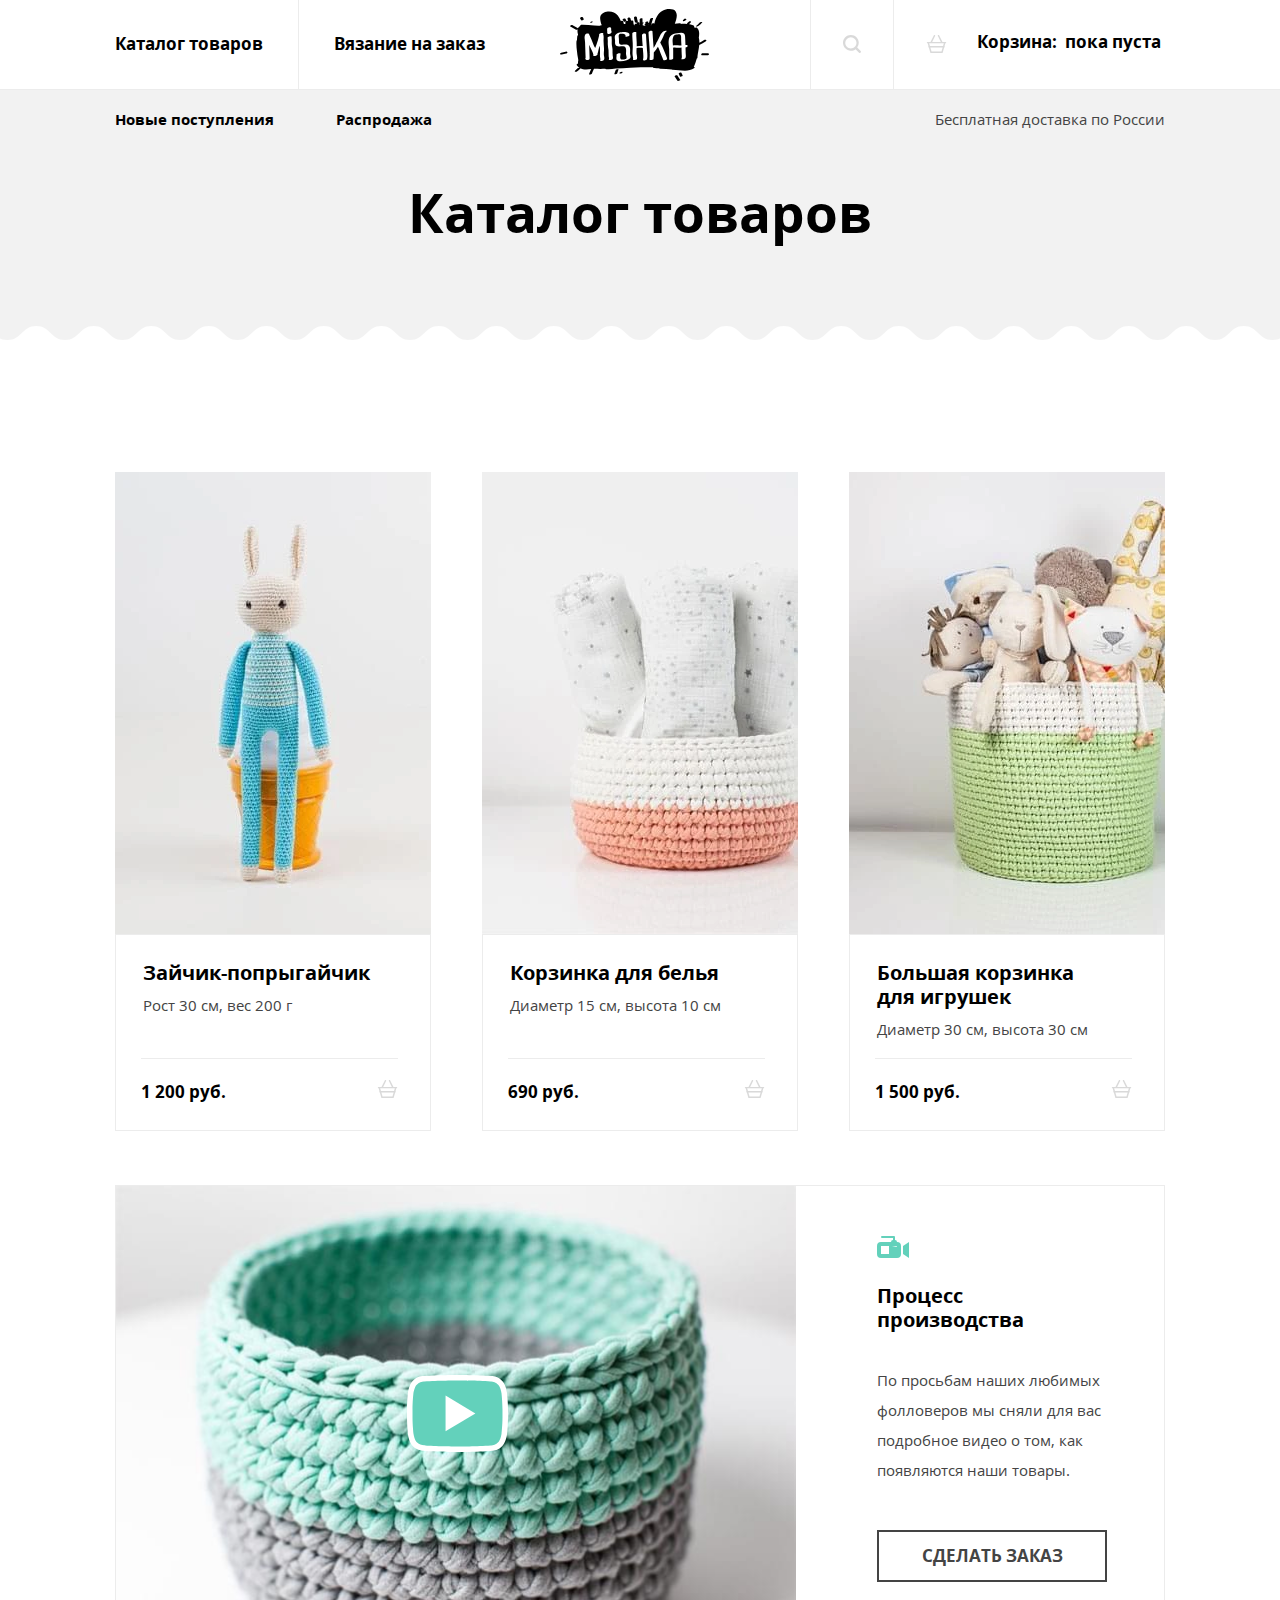
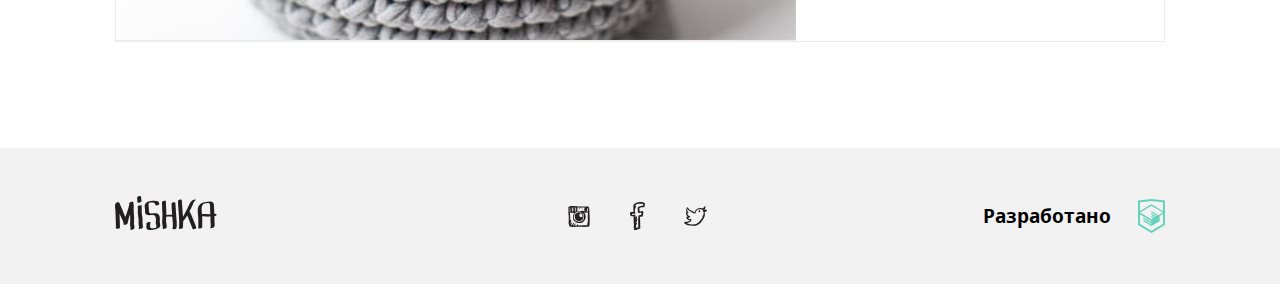
<file: catalog.html>
<!DOCTYPE html>
<html lang="ru">
  <head>
    <meta charset="utf-8">
    <title>Каталог товаров интернет-магазина «Мишка»</title>
    <meta name="viewport" content="width=device-width,initial-scale=1">
    <meta name="format-detection" content="telephone=no">
    <link rel="preload" href="fonts/opensans.woff2" as="font">
    <link rel="preload" href="fonts/opensansbold.woff2" as="font">
    <link href="css/style.min.css" rel="stylesheet">
  </head>
  <body class="page">
    <div style="display:none">
      <svg xmlns="http://www.w3.org/2000/svg" xmlns:xlink="http://www.w3.org/1999/xlink"><symbol id="facebook" viewBox="56.519 49.996 14.962 27.718"><path fill="currentColor" d="M68.181 55.188c1.026.029 1.993 0 2.681-.3.391-.818.556-1.854.619-2.989-.19-.015-.062-.337-.207-.399-.029-.202-.278-.195-.309-.398-.277-.165-.457-.422-.723-.598-.727-.162-1.44-.335-2.164-.499-.849.044-1.895-.103-2.58.1-2.619-.04-3.997 1.12-5.259 2.392-.023.078-.003.197-.105.199-.574 1.587-.125 3.621-.204 5.581.099.436.107.958.204 1.395-.998.296-2.212.387-3.402.499-.317.324-.178 1.089-.206 1.693.085.583.278 1.06.413 1.595.211.193.596.396.825.498.065.029.071.082.103.1.506.268 1.451.008 2.268.1-.136 1.978.256 3.915 0 5.68.007.327.295.382.208.798-.001.963-.067 1.99.208 2.69-.287.455-.497.982-.415 1.794.122.016.114.157.105.299-.075.47.643.175.515.698.162.456-.428.184-.413.498v.896c.53.285 1.462.182 2.268.199.908-.419 2.188-.479 2.785-1.196.459.235.916-.014 1.238-.199-.018-.315.273-.333.205-.698-.004-.328-.173-.496-.103-.896v-2.89c-.206-2.293-.048-4.938-.309-7.176.888-.105 1.917-.075 2.578-.398.357-.451.377-1.23.516-1.895.177-.226.221-.583.206-.996.19-.213.068-.729.104-1.096-.141-.595-.168-1.3-.825-1.39-.884-.235-2.043.595-2.991.299.049-1.134-.293-2.342 0-3.388.746-.181 1.446-.4 2.166-.602zm-3.818 4.783c.117.254.254.486.414.698.079.022.203.003.205.101a10.319 10.319 0 003.096-.299c0 .998-.271 1.733-.518 2.492-.662.045-1.467.3-1.958.198-.276.165-.372.506-.62.698-.049.441.142.495 0 .797-.201.137-.055.611-.205.796v1.496c.085.281-.146.258-.104.497v3.488c-.085.281.146.258.104.498v2.989c.063.271-.132.791.103.896-.07.364-.412-.021-.824.1-.528.122-.926.369-1.548.4.117-.353.32-.622.311-1.097.049-.381-.365-.312-.516-.49.193-.644.562-1.117.722-1.793.197-.515.714-1.298.31-1.794-.522-.105-.521.293-.826.398-.022.077-.002.196-.103.199-.023.077-.003.196-.103.199.01.12-.151.062 0 0 .022-.078.002-.197.103-.199.023-.077.002-.197.103-.199v-.299c.368-.575.67-1.214.826-1.993.191-.28.283-.656.412-.997.156-.262.34-.869.104-1.195-.517.033-.796.295-.93.697-.32-.189.161-.434.104-.697.138-.231.169-.566.309-.797.202-.413.564-1.304 0-1.596-.438-.023-.612.207-.723.498-.214.191-.43.383-.516.698-.373-.07-.143-.727-.206-1.097-.067-.52.122-.899 0-1.195-.56-.799-2.026-.105-3.197-.299-.108-.307-.222-.984-.104-1.195 1.045-.088 2.479.201 3.197-.199.024-.078.003-.197.104-.199.094-.723-.271-1-.515-1.396.232-.806.04-2.02.104-2.989.233-.141.328-.414.515-.598.112-.955.673-1.476.722-2.49-.273.001-.607-.055-.619.199-.302-.114-.382.479-.515.199-.112-.541.246-.626.309-.997.599-.418 1.212-.82 1.856-1.195 1.741-.244 4.648-.449 6.086.198.051.616-.287.854-.207 1.496h-1.546c-1.092.24-1.987.672-2.991.997-.24.066-.276.331-.516.398-.036.396-.225.646-.311.996-.079 1.431.133 2.589.102 3.978z"/></symbol><symbol id="htmlacademy"><path d="M13.62.017L13.472 0 0 1.412v24.661l13.473 8.017 13.43-7.99.042-.025V1.412L13.62.017zm11.399 12.11L13.495 5.334l-.001-.104-.087.05-.088-.056v.109L1.925 12.118V3.147l11.548-1.212L25.02 3.147v8.98zm-11.614-5.34L24.923 13.5l-4.479 2.64-7.093-4.221-.014 1.415 5.904 3.513-.86.507-5.03-2.992-.014 1.415 3.827 2.275-.782.523-3.031-1.787-.014 1.413 1.853 1.091-1.8 1.081-11.356-6.751 11.371-6.835zm-11.48 8.34l11.411 6.791.016 1.044-7.942-4.728-.015 1.416 7.979 4.795.018 1.076-7.973-4.74-.013 1.414 8.021 4.822.046.025 8.143-4.872-.011-5.177 3.415-2.036v10.021L13.472 31.85 1.925 24.979v-9.852z" fill="currentColor"/></symbol><symbol id="icon-cart" viewBox="264.205 370.961 20.294 18.849"><path d="M283.75 378.19h-3.151l-3.407-6.814a.75.75 0 10-1.341.671l3.071 6.143h-9.138l3.072-6.143a.75.75 0 00-1.341-.671l-3.407 6.814h-3.151a.75.75 0 000 1.5h.157l.855 2.991a.737.737 0 00-.316.595c0 .396.309.71.697.739l1.656 5.795h12.697l1.656-5.795a.745.745 0 00.698-.739.738.738 0 00-.316-.596l.854-2.991h.157a.75.75 0 10-.002-1.499zm-4.181 10.121h-10.433l-1.224-4.284h12.881l-1.224 4.284zm1.653-5.785h-13.739l-.81-2.836h15.359l-.81 2.836z" fill="currentColor"/></symbol><symbol id="icon-mail"><path fill="currentColor" d="M28 5H4a4 4 0 00-4 4v13a4 4 0 004 4h24a4 4 0 004-4V9a4 4 0 00-4-4zM2 10.25l6.999 5.25L2 20.75v-10.5zM30 22c0 1.104-.898 2-2 2H4c-1.103 0-2-.896-2-2l7.832-5.875 4.368 3.277a3 3 0 003.599 0l4.369-3.277L30 22zm0-1.25l-7-5.25 7-5.25v10.5zm-12.801-2.148c-.35.263-.763.4-1.199.4s-.851-.139-1.2-.4L10.665 15.5l-.833-.625L2 9.001V9c0-1.103.897-2 2-2h24c1.102 0 2 .897 2 2l-12.801 9.602z"/></symbol><symbol id="icon-phone"><g fill="currentColor"><path d="M17.321 24.333h-1.115c-4.904-.58-8.497-2.857-11.11-5.772C2.473 15.637.402 11.875 0 6.817V5.459c.091-.921.544-1.55 1.067-2.086.65-.666 1.63-1.522 2.522-1.553.659-.022 1.78.451 2.232 1.066.388.53.595 1.59.775 2.378.185.797.6 1.95.485 2.717-.176 1.196-1.764 1.703-2.231 2.572 1.551 3.721 4.089 6.456 7.472 8.345.847-.465 1.595-1.864 2.767-1.892.428-.012.972.209 1.406.34.477.143.891.326 1.311.484.705.266 1.957.621 2.378 1.213.433.61.681 1.608.581 2.231-.194 1.234-2.227 2.603-3.444 3.059zM12.529 1.528c5.949 0 10.771 4.822 10.771 10.771h1.529C24.829 5.507 19.323 0 12.529 0v1.528z"/><path d="M12.529 9.327v1.552a1.42 1.42 0 011.421 1.42h1.553a2.973 2.973 0 00-2.974-2.972zm0-3.081a6.054 6.054 0 016.056 6.054h1.588a7.642 7.642 0 00-7.644-7.641v1.587z"/></g></symbol><symbol id="icon-search" viewBox="-0.8 -0.8 17.6 17.6"><path d="M16.47 14.93l-3.415-3.415A7.67 7.67 0 0014.6 6.899C14.6 2.646 11.153-.8 6.9-.8S-.8 2.646-.8 6.899s3.446 7.7 7.699 7.7c1.734 0 3.326-.58 4.613-1.546l3.417 3.416c.203.202.418.33.771.33a1.1 1.1 0 001.1-1.1c0-.24-.061-.499-.33-.769zM1.399 6.899a5.5 5.5 0 1111 0c0 3.038-2.462 5.5-5.5 5.5s-5.5-2.461-5.5-5.5z" fill="currentColor"/></symbol><symbol id="instagram" viewBox="53.115 53.19 21.769 21.334"><path fill="currentColor" d="M74.881 65.336c-.013-2.395-.344-4.788-.303-7.135a37.854 37.854 0 00-.152-2.278c-.105-.3-.111-.699-.152-1.062-.26-.17-.222-.64-.456-.835-.423-.233-1.201-.114-1.744-.22-.657-.026-1.254-.115-1.899-.153-1.936-.101-3.973-.076-5.996-.076-2.001 0-3.954-.145-5.695-.379h-2.202c-.097.004-.105.098-.227.076-.599.034-1.077.188-1.595.303-.21.119-.421.235-.683.304-.136.192-.513.145-.607.379-.186.212.185.451 0 .607v.911c.173.13.027.58.075.835v.987c-.017 1.281.134 2.397.076 3.72.467 2.762.374 6.537.076 9.413.155.579.363 1.105.455 1.746.256.479.335 1.133.683 1.52.502.206 1.233.186 1.898.229.383.098.667.293 1.14.3 2.843-.21 5.496-.154 8.427-.229 2.704.24 5.802.188 8.275-.228.195-.134.128-.529.228-.76-.056-.385.207-.449.228-.759.131-2.395.164-4.789.15-7.216zm-12.982-6.225c.757-.153 1.48-.341 2.429-.304.71.076 1.287.283 1.897.456.116.184-.243.547.153.684v.076c.059.017.149.002.151.076.445.035.794.167 1.063.379.45.055.536.476 1.138.3-.091.213-.084.524-.075.835.324 1.183.475 2.81.303 4.252-.164.163-.215.442-.303.683-.311.322-.481.785-.836 1.062-.095.236-.25.408-.454.533-.116.213-.206.452-.457.53-.298.163-.577.011-.834-.076-.446.162-.904.312-1.215.607-.816-.096-1.648-.175-2.43-.304-.242-.139-.487-.273-.835-.305a1.997 1.997 0 00-.836-.455c-.101-.127-.337-.118-.455-.229-.198-.029-.229-.227-.456-.229-.118-.412-.443-.618-.532-1.062-.226-.331-.308-.805-.455-1.215-.043-1.434.091-2.692.379-3.796.346-.591.779-1.094 1.138-1.67.249.021.365-.09.38-.304.306.053.434-.072.684-.075.257.008.269-.309.458-.449zm-1.67-2.733c-.117-.263-.066-.691-.075-1.062-.007-.285.278-.279.304-.532-.003-.074-.093-.059-.152-.076.126-.146.701-.097.834 0 .132.537-.354.455-.531.684.011.167.322.032.456.076.029.854-.059 1.496 0 2.202h-.456c-.007.234.229.226.456.228-.059.286.092.363.075.607-.226.153-.716.042-1.062.075-.103-.594.235-1.375.151-2.202zm-.683-1.594c.088-.013.134.016.151.076.179.253.01.683-.076.911-.173-.179-.026-.682-.075-.987zm.152 1.822c-.132-.069-.168-.237-.152-.456.132.071.167.238.152.456zm0 1.367c-.058.139-.082-.045-.076-.152.058-.139.081.045.076.152zm-.152.228c.175-.024.084.219.228.227-.009.193-.283.179-.38.077.039-.112.113-.193.152-.304zm-2.354-1.216c.006-.108.013-.214-.076-.228-.073-.733.13-1.415 0-1.973.25-.155.769-.042 1.139-.077v1.139c-.088.064-.203.101-.379.077-.054.28.324.131.379.304.008.853-.056 1.777.152 2.429-.565-.059-.906.107-1.442.076.097-.612-.019-1.435.531-1.594-.012-.141-.257-.047-.304-.153zm-.531 0c-.204.021-.217-.534-.077-.607.328.006.249.501.077.607zm-.152.988c.077-.312.034-.304.075-.683.228.013.26.77-.075.683zm.228-2.05c-.263.054-.273-.266-.153-.38.263-.053.272.267.153.38zm0-1.139c.033.159-.052.201-.076.304-.176.023-.084-.219-.229-.229.025-.102.191-.062.305-.075zm-.228 3.721c.148-.031.11.345-.076.227a.363.363 0 00.076-.227zm-.684-3.721c.029.259-.438.32-.379 0h.379zm-.987.076c-.034.219-.326.179-.379.379-.214-.17.084-.468.379-.379zm-.455.759c.226-.205.451-.41.684-.607-.021-.123.071-.131.076-.228h.229c.102.381-.261.296-.305.531.021.122-.072.131-.075.227.02.335.121.588.075.988-.27.008-.276.28-.607.227.022-.428-.135-.674-.077-1.138zm.076 3.265V57.29c.195-.185.396-.364.607-.532.295.489.179 1.392.455 1.897-.275.157-.75.111-1.062.229zM72.68 69.968c-.109.954-.158 1.968-.379 2.809-2.89.123-6.02.005-8.883.153-.199.045-.273-.031-.229-.229-.253 0-.258.247-.531.229.201-.336.438-.898.151-1.291-.797.013-.797.821-1.138 1.291-.686-.053-1.137.127-1.823.075.18-.705.75-1.021.911-1.745-.395-.55-.989.138-1.214.455-.204.48-.557.81-.76 1.29H57.8c.238-.469.489-.926.759-1.366.171-.512.625-.741.683-1.367-.157-.28-.42-.029-.683 0-.123.182-.272.335-.38.531-.232.376-.501.714-.684 1.14-.181.208-.335.003-.53.227-.389.271-.581.736-.988.987-.174-.06.039-.356.153-.38.045-.181-.096-.55.075-.607.063-.366.212-.647.379-.91.119-.742.521-1.199.684-1.898-.559.099-.674.643-.988.987-.212.445-.542.772-.683 1.291-.174-.131-.028-.58-.076-.836.122-.586.298-1.119.38-1.746.133-.22.173-.535.228-.834.168-.209.046-.61-.077-.761-.226.027-.374.133-.455.304-.192-.032-.193.506-.304.304-.045-2.587-.451-4.812-.456-7.438.026-.331-.183-.424-.228-.685 1.629.028 3.121.091 4.783.229-.089.139-.199.257-.304.379-.144.07-.226.173-.378.304-.604 1.653-.975 3.984-.607 6.15.229.58.589 1.029.986 1.441.907.485 1.635 1.149 2.506 1.671 1.701.361 3.84.369 5.541 0 .236-.12.484-.226.685-.38 1.364-1.242 2.753-2.459 2.961-4.859v-1.367c-.197-1.598-.688-2.905-1.747-3.644.331-.22 1.099.043 1.67.076.223.013.447.014.684 0 .408-.024.928-.055 1.443 0 .144.187.113.544.228.76-.062 1.684-.192 3.3-.152 5.087.103.454.127.986.229 1.441-.091.973-.237 1.89-.457 2.732zm.379-11.16c-.639-.12-1.232-.284-1.897-.379.072-.333.799-.01.987-.228.385-.223.295-.92.304-1.51.032-.348.114-.644.076-1.063-.401-.951-1.783-.421-2.886-.455-.225.718-.47 1.8-.304 2.657.169.49 1.024.292 1.519.456-.14.332-.688.057-.987.076-.296-.083-.707-.052-.986-.151-2.285.078-4.284.004-6.529.151.117-1.248.063-2.465-.076-3.645h3.112c-.344.364-.912.507-1.29.835-.44.244-.861.505-1.139.911.249.134.535-.245.759-.379.355-.074.479-.381.835-.455.423-.438 1.096-.625 1.67-.912.378-.022.697.013.987.077 1.283.007 2.456.126 3.796.076.614.145 1.45.069 1.974.304.107.298.231.579.305.911.008.986-.149 1.816-.23 2.723zm-5.845-3.72c.11-.047-.009-.092 0 0zm0 0c-.529.154-1.019.348-1.367.682.484-.198 1.059-.306 1.367-.682zm1.062.607c.111-.047-.007-.091 0 0zm-1.746.911c.727-.158 1.181-.591 1.746-.911-.437.019-.592.32-.987.379-.215.217-.6.26-.759.532zm-.683-.835c-.111.047.007.092 0 0zm-.683.607c.11-.046-.008-.092 0 0zm-.075.076c.063.014.07-.03.075-.076-.064-.014-.072.03-.075.076zm-.077.076c.064.014.072-.03.077-.076-.067-.013-.072.029-.077.076zm-.834.608c.346-.134.613-.348.834-.607a2.018 2.018 0 00-.834.607zm2.276.987c.533-.049.749-.416 1.215-.531.284-.298.784-.381.987-.76-.56.023-.766.399-1.216.531-.284.297-.751.413-.986.76zm-2.276-.987c-.317-.074-.016.227 0 0zm-.533.379c.021.021.115-.037.076-.077-.021-.02-.116.038-.076.077zm2.809.608c-.11.047.007.091 0 0zm-1.14 1.821c-.223-.231-.676-.233-.986-.379-.697-.038-1.223.093-1.746.229-.304.151-.607.304-.91.454-.266.166-.444.417-.76.532-.205.225-.352.51-.684.607-.004.223-.173.281-.304.379-.089.115-.094.312-.227.381-.007.12.036.29-.076.303.108 1.512.291 2.948.683 4.177.287.623.975.846 1.442 1.29.589.297 1.328.444 2.126.531.277-.052.553-.105.911-.076a5.088 5.088 0 002.81-1.441c.1-.281.252-.508.455-.684-.254-.671.293-1.098.455-1.59.002-1.344-.201-2.48-.607-3.415-.256-.579-.92-.751-1.366-1.139-.059-.018-.15-.003-.151-.077-.269-.136-.733-.239-1.065-.082zm-3.415 4.327c-.113-.063-.109-.244-.152-.379.256-.078.118.237.152.379zm.076.305c.041-.117.079-.006.076.075-.04.118-.079.005-.076-.075zm.456-2.051c.015-.086.075-.042.075 0-.014.087-.075.043-.075 0zm1.67-2.125c-.203.258.041.576.077.836-.305-.039-.574-.887-.077-.836zm.379 3.948c-.04-.038.055-.097.076-.076.04.038-.054.097-.076.076zm.759 2.884c.034-.109.066.008.152 0-.018.097-.15.077-.152 0zm2.201-2.581c-.233-.057-.145.208-.379.152.069-.159.118-.338.229-.455.134.019.172.13.15.303zm-1.137-3.796c.211.119.441.217.606.381.085.219.243.363.38.529.058.778.179 1.492.151 2.354-.257.099-.438.271-.683.381-.78-.006-1.358-.212-1.897-.456-.171-.259-.355-.505-.532-.759v-1.062c.17-.185.319-.391.456-.607.228-.127.508-.201.454-.607-.038-.062-.078-.124-.075-.229.158.045.245.159.379.229.323.017.41-.2.761-.154z"/></symbol><symbol id="logo-footer"><g fill="currentColor"><path d="M19.135 21.495c-.083-2.683-.51-5.347-.475-8.035.028-2.174.389-4.41-.36-6.495.047-.237.096-.473.14-.711.193-1.045-3.271-.492-3.813.464-.343.28-.519.615-.375.957.037.086.069.174.102.261-.656 3.204-1.57 6.306-2.621 9.412-.402 1.188-.888 2.349-1.298 3.533-.582-1.104-1.169-2.194-1.643-3.377-1.374-3.433-2.612-6.902-4.287-10.206.19-1.528-3.204-1.368-3.873.032-.809 1.694-.705 3.403-.438 5.214.3 2.042.353 4.05.377 6.111.047 3.976.358 7.943.417 11.919-.354.395-.461.881-.091 1.375.162.216.361.382.571.549.904.724 3.5.107 3.496-1.271-.014-4.123-.312-8.238-.42-12.358a98.054 98.054 0 01-.024-1.21l.171.434c.64 1.604 1.31 3.163 2.185 4.654.868 1.478 1.303 3.064 1.803 4.677-.189.217-.303.462-.233.708-.039.18.07.292.251.36.639.548 1.841.274 2.509-.007a6.07 6.07 0 00.826-.424c.345-.212.883-.679.729-1.159l-.087-.279c.47-1.27.709-2.589.965-3.93.272-1.428.782-2.78 1.295-4.133.052.619.106 1.238.156 1.855.204 2.554.033 5.072.007 7.626-.008.847.054 1.633.219 2.461.068.343.367 1.808.281 1.887-.611.564-.433 1.257.385 1.437.915.201 2.081-.105 2.77-.742 1.198-1.106.632-2.845.361-4.241-.452-2.342.095-4.964.022-7.348zm8.364.675c-.074-1.988-.765-3.862-.774-5.872-.011-2.305.181-4.593-.155-6.886-.106-.725-4.056.1-3.917 1.05.309 2.11.197 4.229.159 6.354-.037 2.044.468 3.898.73 5.904.269 2.054-.084 4.157.149 6.213.109.962.75 2.743.089 3.58-.42.532 1.469.342 1.553.326.769-.142 1.793-.392 2.304-1.038.653-.828.196-2.426.053-3.357-.316-2.059-.114-4.195-.191-6.274zm16.329-3.319c-2.062-2.784-5.889-.78-8.561-1.54-1.377-.392-1.395-2.271-1.392-3.396.004-1.426-.114-2.732-.273-4.146-.119-1.052-.024-2.121.746-2.904.142-.144.859-.336.81-.339a8.132 8.132 0 011.067-.093c1.549-.066 4.613.232 4.019 2.483-.266 1.01 3.596.431 3.877-.637 1.213-4.598-7.284-3.714-9.686-3.078-2.21.588-4.648 1.846-4.775 4.399-.061 1.219.273 2.379.325 3.587.061 1.39-.198 2.776.289 4.118 1.082 2.982 5.52 1.576 7.778 1.745 3.845.287 2.697 5.469 2.748 7.883.027 1.288 1.181 3.429.211 4.507-.595.662-1.982.699-2.792.768-.813.068-2.201.312-2.742-.461-.993-1.418.091-3.799-.121-5.425-.121-.924-4.066-.095-3.917 1.05.342 2.627-1.399 6.145 2.402 6.596 2.441.289 5.191-.161 7.5-.928 1.196-.396 2.307-.942 3.243-1.793 1.035-.941.694-2.348.417-3.547-.677-2.918.731-6.279-1.173-8.849zm17.327-.189c-.122-3.777-.69-7.513-.706-11.297-.008-1.971-3.963-1.305-3.957.343.015 3.608.497 7.167.682 10.764l.013.221c-1.949-.018-3.899.177-5.853.246.201-4.633-.611-9.227-.435-13.857.022-.582-3.874-.09-3.917 1.049-.171 4.475.587 8.915.453 13.392-.064 2.136-.245 4.264-.259 6.402-.007 1.095.171 2.183.329 3.263.146.999.484 2.331.182 3.318-.237.772 3.561.29 3.862-.694.544-1.778-.222-4.039-.405-5.839-.175-1.725-.039-3.499.083-5.248 2.03-.13 4.059-.297 6.08-.012.09 1.378.196 2.754.322 4.134a45.83 45.83 0 01.196 3.475c.015 1.019.142 2.496-.221 3.461-.773 2.057 3.15 1.889 3.723.364.703-1.87.502-4.199.383-6.164-.148-2.443-.477-4.874-.555-7.321zm16.932 4.474c-.939-2.758-2.373-5.177-3.616-7.797 1.001-1.949 2.018-3.898 2.932-5.888.831-1.808 1.446-3.819 3.08-5.092.574-.447.55-.896-.255-.951-.875-.061-2.064.192-2.77.742-1.485 1.158-2.427 2.563-3.201 4.268a160.304 160.304 0 01-2.914 6.075l-.224.443c-.49.315-.785.762-.639 1.266-.792 1.563-1.6 3.117-2.499 4.61-.299-5.534-.955-11.061-1.15-16.6-.045-1.27-3.971-.479-3.917 1.049.243 6.868 1.219 13.719 1.286 20.587l-.047.051c-.301.308-.19.494.051.602a60.756 60.756 0 01-.209 5.254c-.472.745.463 1.139 1.084 1.139h.096c.739 0 2.626-.35 2.718-1.364.191-2.1.251-4.196.232-6.291 1.59-1.715 2.89-3.63 4.055-5.635.759 1.48 1.482 2.972 1.989 4.582.861 2.741 2.299 5.261 3.131 8.014.544 1.806 4.457.738 3.917-1.049-.829-2.753-2.204-5.297-3.13-8.015zm23.503-4.635c-.21-.832-1.372-.849-2.271-.77-.012-.335-.02-.671-.036-1.006-.125-2.661-.165-5.379-.392-8.032-.209-2.458-1.585-3.337-3.972-3.247-2.416.092-5.229.527-7.482 1.403-2.607 1.014-4.058 2.935-4.559 5.681-.549 3.014.24 6.219.373 9.246.154 3.503.066 7.014.062 10.519 0 .573 3.916.031 3.917-1.049.003-2.776.042-5.551 0-8.327a52.196 52.196 0 00-.102-2.444c1.369-.593 3.687.012 5.05.141 1.107.104 2.169-.166 3.244-.292.021 2.312.107 4.635.202 6.944.049 1.184.477 3.53-.354 4.511-.437.516 1.48.343 1.555.33.793-.146 1.761-.401 2.303-1.041.949-1.12.456-3.79.401-5.126-.078-1.91-.102-3.824-.141-5.737 1.154-.147 2.417-.854 2.202-1.704zm-14.618-.15c-.103-1.245-.217-2.49-.303-3.743-.16-2.331.117-5.583 2.29-6.999.58-.379 1.675-.315 2.354-.438.97-.176 1.956-.389 2.829.19 1.21.802.912 3.657.911 4.869-.003 2.005.207 4.001.31 6.003-.552.055-1.111.089-1.683.076-2.286-.053-4.544-.413-6.708.042zM24.108 6.7a3.157 3.157 0 001.477-.524l.256-.216c.52-.335.972-.827.728-1.361-.504-1.105-.423-2.231-.416-3.414.006-.958-.963-1.246-1.781-1.174-.723.063-2.168.581-2.175 1.52-.006.993-.071 2.016.109 2.992-.047.113-.074.239-.104.355-.055.212.016.42.142.59l.002.134.015.335a.901.901 0 00.429.53c.388.233.878.275 1.318.233z"/></g></symbol><symbol id="twitter" viewBox="52.253 53.771 23.494 20.168"><g fill="currentColor"><path d="M75.706 57.855c-.227-.366-.909-.277-1.407-.371h-1.112c.142-.353.343-.646.52-.963.056-.438.254-.734.223-1.26.129-.167.176-.417.296-.593.104-.144.242-.477.074-.667-.051-.221-.295-.249-.593-.222a.515.515 0 00-.222.148c-.448.433-.778 1.014-1.261 1.408-.009.008-.062 0-.074 0-.087.005-.033.046-.075.074-.146.098-.257.152-.369.223-.284.176-.547.445-.891.519-.529-.211-1.156-.326-1.852-.37-1.157.102-2.303.215-3.038.741-.911.35-1.477 1.042-2.149 1.63-.049.32-.342.398-.37.741-.005.045-.012.088-.073.074.043.241-.051.345-.074.519-.001.133.199.431 0 .52-.822-.12-1.485-.63-2.149-.964-.718-.36-1.468-.604-2.074-1.111-.716-.322-1.26-.816-1.778-1.334-.208-.312-.542-.496-.667-.89-.379-.164-.175-.912-.741-.889-.315-.043-.345.199-.444.37-.07.227-.361.232-.371.519-.004.046-.011.088-.074.075-.17 1.089-.527 1.992-.519 3.26.129.415.35.738.593 1.038-.418.051-.716.222-.89.519-.06 1.073.378 1.647.742 2.297.134.384.352.685.593.963.017.229.206.288.296.445.019.105.123.125.149.223-.04.105.289.18.073.221-.413.131-1.016.07-1.259.371-.109.279-.109.833 0 1.111.034.237.282.262.296.519.499.417 1.082.747 1.631 1.112.574.166 1.211.271 1.852.37-.102.343-.338.551-.593.741-.78.381-1.849.474-2.742.74-.555.038-.956.23-1.556.223-.333.127-.854.075-1.112.223-.122.068-.102.096-.222.221-.134.412.111.74.444.89-.005.253.219.276.371.371.089.183.254.29.445.37.544.468 1.268.759 1.927 1.112.83.183 1.648.376 2.52.519.896.116 1.901.124 2.816.222h.963c.511.132 1.23.054 1.853.074.095-.102.322-.073.519-.074.522-.269 1.196-.385 1.631-.74.574-.241.989-.642 1.557-.89.866-.765 1.937-1.324 2.519-2.37.205-.189.351-.438.445-.74.265-.156.385-.454.593-.667.404-.41.706-.924 1.037-1.4.319-.496.576-1.054.89-1.556-.01-.405.306-.484.296-.89.193-.226.177-.662.371-.88-.033-.255.029-.415.074-.594.047-1.281-.047-2.422-.297-3.407.588-.155 1.181-.302 1.631-.593.52-.206.993-.603.808-1.281zm-3.408 4.076c-.153.859-.615 1.41-1.038 2.001.059.379-.104.538-.073.889a4.303 4.303 0 00-.371 1.037c-.203.267-.332.606-.519.89-.366.548-.777 1.051-1.186 1.557-.378.56-.912.965-1.334 1.481-.42.493-.942.885-1.407 1.334-.474.17-.89.396-1.26.667a5.06 5.06 0 00-.667.296c-.177.146-.499.145-.668.29-1.086.147-2.3.17-3.555.148-1.031-.105-2.115-.159-3.039-.371-.922-.189-1.511-.712-2.297-1.037.153-.242.634-.154.963-.222.031-.166.394-.003.444-.149.257.06.285-.109.52-.07.563-.201 1.23-.302 1.705-.593.282-.138.406-.434.667-.593.033-.189.104-.341.222-.444.047-.275.201-.441.148-.815.111-.21.299-.343.296-.667-.074-.147-.128-.316-.296-.371-.026-.196-.377-.067-.444-.222-.255.032-.416-.029-.593-.075-.154-.043-.487.092-.519-.073-.842-.023-1.3-.43-1.853-.74.431-.262 1.032-.353 1.333-.742.516-.076 1.058-.129 1.112-.666 0-.717-.771-.661-1.333-.815-.773-.66-1.194-1.672-1.779-2.52.238-.157.564-.226.741-.444.454.058.54-.251.667-.52.019-.488-.333-.605-.593-.815a3.49 3.49 0 01-.667-.74c-.003-.818-.021-1.652.074-2.372.063-.014.07.029.074.074.227.441.559.775.815 1.186.532.357.925.853 1.556 1.112.452.413 1.108.621 1.557 1.038.601.263 1.158.57 1.704.889.669.194 1.056.673 2.001.593.198-.098.394-.199.593-.297.258-.456-.059-1.079.147-1.63.255-.659.797-1.031 1.26-1.481.29-.155.555-.335.815-.519.347-.098.675-.216.964-.37a6.223 6.223 0 001.037-.148h1.26c.244.052.475.119.74.148.209.137.38.313.666.371.789.693 1.271 1.696 1.409 3.039-.122.484.053.873.001 1.481zm.296-5.632c-.129.34-.23.707-.593.815-.017-.105-.122-.125-.147-.222-.012-.209.209-.186.296-.296.162-.085.245-.248.444-.297-.007-.09.108-.046 0 0zm-5.484 3.038c.163.135.284.31.519.371.101.221.314.327.594.37.047-.15.346-.049.37-.222.174-.023.166-.229.296-.297-.018-.55-.129-1.006-.37-1.333-.758-.423-1.676.039-1.409 1.111z"/></g></symbol></svg>
    </div>
    <header class="page-header">
      <!-- при загрузке JS добавляется класс main-nav--js -->
      <nav class="page-header__nav main-nav">
        <div class="page-header__logo-wrapper main-nav__item">
          <a class="page-header__logo" href="index.html">
            <picture>
              <source media="(min-width: 1150px)" srcset="img/logo-desktop.svg">
              <source media="(min-width: 768px)" srcset="img/logo-tablet.svg">
              <img src="img/logo-mobile.svg" width="86" height="35" alt="Логотип интернет-магазина «Мишка»">
            </picture>
          </a>
          <!-- при загрузке JS убирается класс page-header__toggle--hidden / добавляется page-header__toggle--open-->
          <button class="page-header__toggle page-header__toggle--hidden" type="button" aria-label="Открыть меню"></button>
        </div>
        <ul class="main-nav__list site-list">
          <li class="site-list__item">
            <span class="site-list__link site-list__link--catalog">Каталог товаров</span>
          </li>
          <li class="site-list__item">
            <a class="main-nav__link site-list__link" href="form.html">Вязание на заказ</a>
          </li>
        </ul>
        <ul class="main-nav__item user-list">
          <li class="user-list__item">
            <a class="main-nav__link user-list__link user-list__link--search" href="#">
              <svg class="user-list__icon" width="18" height="18">
                <use xlink:href="#icon-search"></use>
              </svg>
              <span class="user-list__search">Поиск по сайту</span>
            </a>
          </li>
          <li class="user-list__item">
            <a class="main-nav__link user-list__link user-list__link--cart" href="#">
              <svg class="user-list__icon" width="21" height="18">
                <use xlink:href="#icon-cart"></use>
              </svg>
              Корзина: &nbsp;пока пуста
            </a>
          </li>
        </ul>
        <ul class="main-nav__item promo-list">
          <li class="promo-list__item">
            <a class="main-nav__link promo-list__link" href="#">Новые поступления</a>
          </li>
          <li class="promo-list__item">
            <a class="main-nav__link promo-list__link" href="#">Распродажа</a>
          </li>
        </ul>
        <span class="main-nav__delivery">Бесплатная доставка по России</span>
      </nav>
    </header>

    <main class="page-main">
      <div class="page-main__head page-main__head--outer">
        <h1 class="page-main__title">Каталог товаров</h1>
      </div>

      <div class="container">
        <section class="catalog">
          <ul class="catalog__list">
            <li class="catalog__item">
              <a class="catalog__link catalog__link--image" href="#">
                <picture>
                  <source type="image/webp" media="(min-width: 1150px)" srcset="img/photo-hare-desktop@1x.webp 1x, img/photo-hare-desktop@2x.webp 2x">
                  <source type="image/webp" media="(min-width: 768px)" srcset="img/photo-hare-tablet@1x.webp 1x, img/photo-hare-tablet@2x.webp 2x">
                  <source type="image/webp" srcset="img/photo-hare-mobile@1x.webp 1x, img/photo-hare-mobile@2x.webp 2x">

                  <source media="(min-width: 1150px)" srcset="img/photo-hare-desktop@1x.jpg 1x, img/photo-hare-desktop@2x.jpg 2x">
                  <source media="(min-width: 768px)" srcset="img/photo-hare-tablet@1x.jpg 1x, img/photo-hare-tablet@2x.jpg 2x">
                  <img class="catalog__image" src="img/photo-hare-mobile@1x.jpg" width="260" height="195" srcset="img/photo-hare-mobile@2x.jpg 2x" alt="Фото «Зайчика-попрыгайчика»">
                </picture>
              </a>
              <div class="catalog__description">
                <div class="catalog__title-wrapper">
                  <a class="catalog__link catalog__link--title" href="#">
                    <h2 class="catalog__title">Зайчик-попрыгайчик</h2>
                  </a>
                  <span class="catalog__spec">Рост 30 см, вес 200 г</span>
                </div>
                <div class="catalog__price-wrapper">
                  <span class="catalog__price">1 200 руб.</span>
                  <a class="catalog__cart btn-popup" href="#" aria-label="Добавить в корзину">
                    <svg width="21" height="18">
                      <use xlink:href="#icon-cart"></use>
                    </svg>
                  </a>
                </div>
              </div>
            </li>
            <li class="catalog__item">
              <a class="catalog__link catalog__link--image" href="#">
                <picture>
                  <source type="image/webp" media="(min-width: 1150px)" srcset="img/photo-bowl-desktop@1x.webp 1x, img/photo-bowl-desktop@2x.webp 2x">
                  <source type="image/webp" media="(min-width: 768px)" srcset="img/photo-bowl-tablet@1x.webp 1x, img/photo-bowl-tablet@2x.webp 2x">
                  <source type="image/webp" srcset="img/photo-bowl-mobile@1x.webp 1x, img/photo-bowl-mobile@2x.webp 2x">

                  <source media="(min-width: 1150px)" srcset="img/photo-bowl-desktop@1x.jpg 1x, img/photo-bowl-desktop@2x.jpg 2x">
                  <source media="(min-width: 768px)" srcset="img/photo-bowl-tablet@1x.jpg 1x, img/photo-bowl-tablet@2x.jpg 2x">
                  <img class="catalog__image" src="img/photo-bowl-mobile@1x.jpg" width="260" height="195" srcset="img/photo-bowl-mobile@2x.jpg 2x" alt="Фото «Корзинки для белья»">
                </picture>
              </a>
              <div class="catalog__description">
                <div class="catalog__title-wrapper">
                  <a class="catalog__link catalog__link--title" href="#">
                    <h2 class="catalog__title">Корзинка для белья</h2>
                  </a>
                  <span class="catalog__spec">Диаметр 15 см, высота 10 см</span>
                </div>
                <div class="catalog__price-wrapper">
                  <span class="catalog__price">690 руб.</span>
                  <a class="catalog__cart btn-popup" href="#" aria-label="Добавить в корзину">
                    <svg width="21" height="18">
                      <use xlink:href="#icon-cart"></use>
                    </svg>
                  </a>
                </div>
              </div>
            </li>
            <li class="catalog__item">
              <a class="catalog__link catalog__link--image" href="#">
                <picture>
                  <source type="image/webp" media="(min-width: 1150px)" srcset="img/photo-toys-desktop@1x.webp 1x, img/photo-toys-desktop@2x.webp 2x">
                  <source type="image/webp" media="(min-width: 768px)" srcset="img/photo-toys-tablet@1x.webp 1x, img/photo-toys-tablet@2x.webp 2x">
                  <source type="image/webp" srcset="img/photo-toys-mobile@1x.webp 1x, img/photo-toys-mobile@2x.webp 2x">

                  <source media="(min-width: 1150px)" srcset="img/photo-toys-desktop@1x.jpg 1x, img/photo-toys-desktop@2x.jpg 2x">
                  <source media="(min-width: 768px)" srcset="img/photo-toys-tablet@1x.jpg 1x, img/photo-toys-tablet@2x.jpg 2x">
                  <img class="catalog__image" src="img/photo-toys-mobile@1x.jpg" width="260" height="195" srcset="img/photo-toys-mobile@2x.jpg 2x" alt="Фото «Большой корзинки для игрушек»">
                </picture>
              </a>
              <div class="catalog__description">
                <div class="catalog__title-wrapper">
                  <a class="catalog__link catalog__link--title" href="#">
                    <h2 class="catalog__title">Большая корзинка для&nbsp;игрушек</h2>
                  </a>
                  <span class="catalog__spec">Диаметр 30 см, высота 30 см</span>
                </div>
                <div class="catalog__price-wrapper">
                  <span class="catalog__price">1 500 руб.</span>
                  <a class="catalog__cart btn-popup" href="#" aria-label="Добавить в корзину">
                    <svg width="21" height="18">
                      <use xlink:href="#icon-cart"></use>
                    </svg>
                  </a>
                </div>
              </div>
            </li>
          </ul>
        </section>

        <section class="production">
          <h2 class="production__title">Процесс производства</h2>
          <div class="production__video-wrapper">
            <video class="production__video"></video>
            <button class="production__video-button" type="button" aria-label="Воспроизвести видео"></button>
          </div>
          <p class="production__text">По просьбам наших любимых фолловеров мы сняли для вас подробное видео о том, как появляются наши товары.</p>
          <a class="production__button button" href="#">Сделать заказ</a>
        </section>
      </div>
    </main>

    <footer class="page-footer">
      <div class="page-footer__wrapper page-footer__wrapper--catalog container">
        <a class="page-footer__logo" href="index.html" aria-label="Логотип интернет-магазина «Мишка»">
          <svg class="page-footer__logo-image" width="102" height="34">
            <use xlink:href="#logo-footer"></use>
          </svg>
        </a>
        <div class="page-footer__social social">
          <ul class="social__list">
            <li class="social__item">
              <a class="social__link social__link--instagram" href="#" aria-label="Инстаграм">
                <svg width="22" height="21">
                  <use xlink:href="#instagram"></use>
                </svg>
              </a>
            </li>
            <li class="social__item">
              <a class="social__link social__link--facebook" href="#" aria-label="Фейсбук">
                <svg width="15" height="28">
                  <use xlink:href="#facebook"></use>
                </svg>
              </a>
            </li>
            <li class="social__item">
              <a class="social__link social__link--twitter" href="#" aria-label="Твиттер">
                <svg width="23" height="20">
                  <use xlink:href="#twitter"></use>
                </svg>
              </a>
            </li>
          </ul>
        </div>
        <div class="page-footer__copyright copyright">
          <a class="copyright__link" href="https://htmlacademy.ru/intensive/adaptive" aria-label="Логотип HTML Academy">
            <span class="copyright__text">Разработано</span>
            <svg width="27" height="34">
              <use xlink:href="#htmlacademy"></use>
            </svg>
          </a>
        </div>
      </div>
    </footer>

    <section class="cart-popup cart-popup--hide">
      <div class="cart-popup__wrapper">
        <div class="cart-popup__container">
          <h2 class="cart-popup__title">Добавить в&nbsp;корзину</h2>
          <span class="cart-popup__text">Выберите размер:</span>
          <form class="cart-popup__form add-cart" action="https://echo.htmlacademy.ru" method="get">
            <ul class="cart-popup__list">
              <li class="cart-popup__item">
                <input class="visually-hidden cart-popup__input" id="size-small" type="radio" value="small" name="size" checked>
                <label for="size-small">S</label>
              </li>
              <li class="cart-popup__item">
                <input class="visually-hidden cart-popup__input" id="size-medium" type="radio" value="medium" name="size">
                <label for="size-medium">M</label>
              </li>
              <li class="cart-popup__item">
                <input class="visually-hidden cart-popup__input" id="size-large" type="radio" value="large" name="size">
                <label for="size-large">L</label>
              </li>
            </ul>
            <button class="cart-popup__button button" type="submit">Добавить</button>
          </form>
        </div>
      </div>
    </section>

    <script src="js/picturefill.js" async></script>
    <script src="js/svg4everybody.js"></script>
    <script>svg4everybody()</script>
    <script src="js/main.js"></script>
  </body>
</html>
</file>
<file: css/style.min.css>
/*! normalize.css v8.0.1 | MIT License | github.com/necolas/normalize.css */
html{line-height:1.15;-webkit-text-size-adjust:100%;-webkit-box-sizing:border-box;box-sizing:border-box}body{margin:0}details,main{display:block}h1{font-size:2em;margin:.67em 0}hr{-webkit-box-sizing:content-box;box-sizing:content-box;height:0;overflow:visible}code,kbd,pre,samp{font-family:monospace,monospace;font-size:1em}a{background-color:transparent}abbr[title]{border-bottom:none;-webkit-text-decoration:underline dotted;text-decoration:underline dotted}b,strong{font-weight:bolder}small{font-size:80%}sub,sup{font-size:75%;line-height:0;position:relative;vertical-align:baseline}sub{bottom:-.25em}sup{top:-.5em}img{border-style:none;max-width:100%;height:auto}button,input,optgroup,select,textarea{font-family:inherit;font-size:100%;line-height:1.15;margin:0}button,input{overflow:visible}button,select{text-transform:none}[type=button],[type=reset],[type=submit],button{-webkit-appearance:button}[type=button]::-moz-focus-inner,[type=reset]::-moz-focus-inner,[type=submit]::-moz-focus-inner,button::-moz-focus-inner{border-style:none;padding:0}[type=button]:-moz-focusring,[type=reset]:-moz-focusring,[type=submit]:-moz-focusring,button:-moz-focusring{outline:1px dotted ButtonText}fieldset{padding:.35em .75em .625em}legend{color:inherit;display:table;max-width:100%;white-space:normal}progress{vertical-align:baseline}textarea{overflow:auto}[type=checkbox],[type=radio],legend{-webkit-box-sizing:border-box;box-sizing:border-box;padding:0}[type=number]::-webkit-inner-spin-button,[type=number]::-webkit-outer-spin-button{height:auto}[type=search]{-webkit-appearance:textfield;outline-offset:-2px}[type=search]::-webkit-search-decoration{-webkit-appearance:none}::-webkit-file-upload-button{-webkit-appearance:button;font:inherit}summary{display:list-item}[hidden],template{display:none}@font-face{font-family:"Open Sans";font-style:normal;font-weight:400;font-display:swap;src:local("Open Sans OpenSans-Regular"),local("OpenSans-Regular"),url(../fonts/opensans.woff2) format("woff2"),url(../fonts/opensans.woff) format("woff")}@font-face{font-family:"Open Sans";font-style:normal;font-weight:700;font-display:swap;src:local("Open Sans Bold"),local("Open Sans-Bold"),url(../fonts/opensansbold.woff2) format("woff2"),url(../fonts/opensansbold.woff) format("woff")}*,::after,::before{-webkit-box-sizing:inherit;box-sizing:inherit}.visually-hidden,.visually-hidden:not(:focus):not(:active),input[type=checkbox].visually-hidden,input[type=radio].visually-hidden{position:absolute;width:1px;height:1px;margin:-1px;padding:0;border:0;-webkit-clip-path:inset(100%);clip-path:inset(100%);clip:rect(0 0 0 0);overflow:hidden}.section-title{margin:0;font-size:25px;line-height:30px;font-weight:700;color:#000}@media (min-width:768px){.section-title{font-size:43px;line-height:50px}}@media (min-width:1150px){.section-title{font-size:53px;line-height:57px}}.section-table{width:100%;border-collapse:collapse}.section-table__row{vertical-align:top}.section-table__cell{padding:9px 0 7px}.section-table__link{padding-bottom:3px;text-decoration:none;color:#444;border-bottom:1px solid #62d1ba}.section-table__link:focus,.section-table__link:hover{color:#46c1ae;border-bottom:1px solid #46c1ae}.section-table__link:active{opacity:.3}.button{display:block;padding:14px 0;font-size:17px;line-height:20px;font-weight:700;color:#444;text-transform:uppercase;text-decoration:none;text-align:center;border:2px solid #444;background-color:transparent;cursor:pointer}.button:focus,.button:hover{color:#fff;background-color:#444;-webkit-transition:.2s;transition:.2s}.button:active{color:rgba(255,255,255,.6)}.page{min-width:320px;margin:0;padding:0;-webkit-box-sizing:border-box;box-sizing:border-box;font-size:15px;line-height:24px;font-family:"Open Sans","Arial",sans-serif;color:#444;background-color:#fff}.container{position:relative;width:320px;margin:0 auto;padding:0 30px}@media (min-width:768px){.container{width:768px;padding:0 50px}}@media (min-width:1150px){.container{width:1150px}}@media (min-width:768px){.page-header{border-bottom:1px solid #ececec}}.page-header__logo-wrapper{position:relative;display:-webkit-box;display:-ms-flexbox;display:flex;-webkit-box-pack:center;-ms-flex-pack:center;justify-content:center;-webkit-box-align:center;-ms-flex-align:center;align-items:center;padding:21px 30px;border-top:1px solid #ececec;border-bottom:1px solid #ececec}@media (min-width:768px){.page-header__logo-wrapper{-webkit-box-pack:start;-ms-flex-pack:start;justify-content:flex-start;width:370px;padding:0 0 0 48px;border-top:none;border-bottom:none}}@media (min-width:1150px){.page-header__logo-wrapper{-webkit-box-ordinal-group:2;-ms-flex-order:1;order:1;width:290px;padding-left:40px}}.page-header__logo{line-height:0}.page-header__logo img{width:86px;height:35px}@media (min-width:768px){.page-header__logo img{width:112px;height:46px}}@media (min-width:1150px){.page-header__logo img{width:149px;height:72px}}a.page-header__logo[href]:focus,a.page-header__logo[href]:hover{opacity:60%;cursor:pointer;-webkit-transition:.2s;transition:.2s}a.page-header__logo[href]:active{opacity:30%}.page-header__toggle{position:absolute;right:30px;top:28px;width:21px;height:20px;background-image:url(../img/icon-menu-close.svg);background-color:transparent;background-repeat:no-repeat;border:0}.page-header__toggle--open{top:31px;background-image:url(../img/icon-menu-open.svg)}@media (min-width:768px){.page-header__toggle{display:none}}.main-nav{position:relative;display:-webkit-box;display:-ms-flexbox;display:flex;-webkit-box-orient:vertical;-webkit-box-direction:normal;-ms-flex-direction:column;flex-direction:column;-ms-flex-wrap:wrap;flex-wrap:wrap}@media (min-width:768px){.main-nav{-webkit-box-orient:horizontal;-webkit-box-direction:normal;-ms-flex-direction:row;flex-direction:row;width:768px;margin:0 auto}}@media (min-width:1150px){.main-nav{width:1150px}}@media (max-width:768px){.main-nav--js .main-nav__delivery,.main-nav--js .promo-list,.main-nav--js .site-list,.main-nav--js .user-list,.main-nav__wrapper--closed{display:none}}.main-nav__list{display:-webkit-box;display:-ms-flexbox;display:flex;-webkit-box-orient:vertical;-webkit-box-direction:normal;-ms-flex-direction:column;flex-direction:column;margin:0;padding:0;list-style:none}.main-nav__link:focus,.main-nav__link:hover{color:rgba(0,0,0,.6);-webkit-transition:.2s;transition:.2s}.main-nav__link:active{color:rgba(0,0,0,.3)}.main-nav__delivery{position:absolute;z-index:1;right:50px;bottom:-42px;display:none}@media (min-width:768px){.main-nav__delivery{display:block}}.site-list{display:-webkit-box;display:-ms-flexbox;display:flex;-webkit-box-orient:vertical;-webkit-box-direction:normal;-ms-flex-direction:column;flex-direction:column;margin:0;padding:0;list-style:none}@media (min-width:768px){.site-list{position:absolute;z-index:1;bottom:-42px;left:50px;-webkit-box-orient:horizontal;-webkit-box-direction:normal;-ms-flex-direction:row;flex-direction:row;-webkit-box-ordinal-group:4;-ms-flex-order:3;order:3}}@media (min-width:1150px){.site-list{position:static;-webkit-box-ordinal-group:1;-ms-flex-order:0;order:0}}.site-list__item{display:-webkit-box;display:-ms-flexbox;display:flex;-webkit-box-pack:center;-ms-flex-pack:center;justify-content:center;border-bottom:1px solid #ececec}@media (min-width:768px){.site-list__item{border-bottom:none}}.site-list__link{position:relative;display:-webkit-box;display:-ms-flexbox;display:flex;width:320px;padding:27px 0 27px 76px;font-size:17px;line-height:24px;font-weight:700;text-decoration:none;color:#000}@media (min-width:768px){.site-list__link{width:auto;padding-top:30px;padding-bottom:32px}}@media (min-width:768px) and (max-width:1150px){.site-list__link{margin-right:36px;padding:0;font-size:15px;border:0}}@media (min-width:1150px){.site-list__link{-webkit-box-pack:center;-ms-flex-pack:center;justify-content:center;padding:32px 35px}.site-list__link--catalog{padding-left:50px;border-right:1px solid #ececec}}.user-list{display:-webkit-box;display:-ms-flexbox;display:flex;-webkit-box-orient:vertical;-webkit-box-direction:normal;-ms-flex-direction:column;flex-direction:column;margin:0;padding:0;list-style:none}@media (min-width:768px){.user-list{-webkit-box-orient:horizontal;-webkit-box-direction:normal;-ms-flex-direction:row;flex-direction:row}}@media (min-width:1150px){.user-list{-webkit-box-ordinal-group:3;-ms-flex-order:2;order:2}}.user-list__item{display:-webkit-box;display:-ms-flexbox;display:flex;-webkit-box-pack:center;-ms-flex-pack:center;justify-content:center;border-bottom:1px solid #ececec}@media (min-width:768px){.user-list__item{border-bottom:none}}.user-list__link{position:relative;display:-webkit-box;display:-ms-flexbox;display:flex;width:320px;padding:27px 0 27px 76px;font-size:17px;line-height:24px;font-weight:700;text-decoration:none;color:#000}@media (min-width:768px){.user-list__link{width:auto;padding-top:30px;padding-bottom:32px;min-height:89px}.user-list__link--search{padding:32px 41px;font-size:0;border-left:1px solid #ececec;border-right:1px solid #ececec}.user-list__link--cart{padding-left:82px;padding-right:30px}}@media (min-width:1150px){.user-list__link--cart{padding-left:83px}}.user-list__icon{position:absolute;top:50%;left:32px;margin-top:-10px;color:#444;opacity:.2}.user-list__link:focus .user-list__icon,.user-list__link:hover .user-list__icon{color:#63d1bb;opacity:1}.user-list__link:active .user-list__icon{opacity:.3}.promo-list{display:none}@media (min-width:1150px){.promo-list{margin:0;padding:0;list-style:none;position:absolute;z-index:1;left:30px;bottom:-62px;display:-webkit-box;display:-ms-flexbox;display:flex;-webkit-box-orient:horizontal;-webkit-box-direction:normal;-ms-flex-direction:row;flex-direction:row}}.promo-list__link{position:relative;display:-webkit-box;display:-ms-flexbox;display:flex;width:320px;padding:27px 0 27px 76px;font-size:17px;line-height:24px;font-weight:700;text-decoration:none;color:#000}@media (min-width:768px){.promo-list__link{width:auto;padding-top:30px;padding-bottom:32px}}@media (min-width:1150px){.promo-list__link{margin-right:22px;padding:20px;font-size:15px;border:0}}.page-main__head{display:-webkit-box;display:-ms-flexbox;display:flex;-webkit-box-pack:center;-ms-flex-pack:center;justify-content:center;width:100%;min-height:176px;padding:72px 35px 35px;text-align:center;background-color:#f2f2f2}@media (min-width:768px){.page-main__head{min-height:226px;padding:94px 5% 35px}}@media (min-width:1150px){.page-main__head{min-height:255px;padding:94px 23% 35px}}.page-main__head--index{height:282px;background-color:#fafafa;background-image:url(../img/hero-mobile@1x.jpg);background-repeat:no-repeat;background-position:center top -18px}@media (-webkit-min-device-pixel-ratio:1.5),(min-resolution:144dpi),(min-resolution:1.5dppx){.page-main__head--index{background-image:url(../img/hero-mobile@2x.jpg);background-size:575px auto}}@media (min-width:768px){.page-main__head--index{height:746px;padding:152px 5%;background-image:url(../img/hero-tablet@1x.jpg);background-position:center top}}@media (min-width:768px) and (-webkit-min-device-pixel-ratio:1.5),(min-width:768px) and (min-resolution:144dpi),(min-width:768px) and (min-resolution:1.5dppx){.page-main__head--index{background-image:url(../img/hero-tablet@2x.jpg);background-size:1150px auto}}@media (min-width:1150px){.page-main__head--index{padding:154px 23%;background-image:url(../img/hero-desktop@1x.jpg)}}@media (min-width:1150px) and (-webkit-min-device-pixel-ratio:1.5),(min-width:1150px) and (min-resolution:144dpi),(min-width:1150px) and (min-resolution:1.5dppx){.page-main__head--index{background-image:url(../img/hero-desktop@2x.jpg)}}.page-main__head--outer{position:relative}@media (min-width:768px){.page-main__head--outer::after{content:"  ";position:absolute;bottom:-8px;left:0;width:100%;height:22px;background-image:url(../img/bg-zigzag-fill.svg);background-repeat:repeat;background-size:768px;background-position:50% top}}@media (min-width:1150px){.page-main__head--outer::after{bottom:-3px;background-size:1150px}}.page-main__title{width:300px;margin:0;font-size:27px;line-height:30px;font-weight:700;color:#000}@media (min-width:768px){.page-main__title{width:auto;font-size:43px;line-height:50px}}@media (min-width:1150px){.page-main__title{font-size:53px;line-height:57px}}.page-main__text{display:block;padding:24px 30px;font-size:13px;line-height:24px}@media (min-width:768px){.page-main__text{padding:72px 50px 56px;font-size:17px;line-height:30px}}@media (min-width:1150px){.page-main__text{padding:120px 225px 58px}}.categories{position:relative;display:-webkit-box;display:-ms-flexbox;display:flex;-webkit-box-pack:center;-ms-flex-pack:center;justify-content:center;margin-bottom:28px}@media (min-width:768px){.categories{margin-bottom:45px}}@media (min-width:1150px){.categories{margin-bottom:72px}}@media (min-width:768px){.categories::after{content:"  ";position:absolute;bottom:-8px;left:0;width:100%;height:22px;background-image:url(../img/bg-zigzag-fill.svg);background-repeat:repeat;background-size:768px;background-position:50% top}}@media (min-width:1150px){.categories::after{bottom:-2px;background-size:1250px}}.categories__list{margin:0;padding:0;list-style:none;position:relative;display:-webkit-box;display:-ms-flexbox;display:flex;-webkit-box-orient:vertical;-webkit-box-direction:normal;-ms-flex-direction:column;flex-direction:column;width:100%}@media (min-width:768px){.categories__list{-webkit-box-orient:horizontal;-webkit-box-direction:normal;-ms-flex-direction:row;flex-direction:row;width:668px;margin-top:-120px}}@media (min-width:1150px){.categories__list{width:1050px}}@media (min-width:768px){.categories__item{width:50%}}.categories__link{display:-webkit-box;display:-ms-flexbox;display:flex;-webkit-box-pack:center;-ms-flex-pack:center;justify-content:center;-webkit-box-align:center;-ms-flex-align:center;align-items:center;height:103px;font-size:19px;line-height:24px;font-weight:700;color:#fff;text-decoration:none;background-color:#63d1bb}@media (min-width:768px){.categories__link{-webkit-box-pack:start;-ms-flex-pack:start;justify-content:flex-start;height:118px;padding-left:36px;font-size:20px;line-height:30px}}.categories__link--dark{background-color:#56c3b2}.categories__link:focus,.categories__link:hover{margin-top:-5px;height:123px;background-color:#59d5bc;-webkit-transition:.2s;transition:.2s}.categories__link--dark:focus,.categories__link--dark:hover{background-color:#46c1ae}.categories__link:active{color:rgba(255,255,255,.6)}.categories__text{position:relative;display:block;width:320px;padding:0 120px 0 30px}@media (min-width:768px){.categories__text{padding:0 70% 0 0}}@media (min-width:1150px){.categories__text{width:526px}}.categories__text::after{content:"  ";position:absolute;right:36px;top:50%;width:40px;height:62px;margin-top:-28px;background-image:url(../img/icon-interior.svg);background-repeat:no-repeat;opacity:.5}@media (min-width:768px){.categories__text::after{right:58px}}@media (min-width:1150px){.categories__text::after{right:36px}}.categories__link:focus .categories__text::after,.categories__link:hover .categories__text::after{opacity:.7}.categories__link:active .categories__text::after{opacity:.3}.categories__text--dark::after{right:27px;width:60px;height:60px;margin-top:-30px;background-image:url(../img/icon-toy.svg);background-repeat:no-repeat}@media (min-width:768px){.categories__text--dark::after{right:38px;margin-top:-28px}}.featured{position:relative;padding-bottom:40px;margin-bottom:32px}@media (min-width:768px){.featured{padding-bottom:70px;margin-bottom:50px}}@media (min-width:1150px){.featured{padding-top:52px;padding-bottom:96px;margin-bottom:62px}}.featured::after{content:"  ";position:absolute;bottom:0;left:0;width:100%;height:6px;background-image:url(../img/bg-zigzag-line.svg);background-repeat:repeat-x;background-size:320px;background-position:50% top}@media (min-width:768px){.featured::after{height:15px;background-size:768px;background-position-x:-20px}}@media (min-width:1150px){.featured::after{left:50%;margin-left:-525px;width:1050px;height:23px;background-size:1050px;background-position-x:-26px}}.featured__head{display:-webkit-box;display:-ms-flexbox;display:flex;-webkit-box-orient:vertical;-webkit-box-direction:normal;-ms-flex-direction:column;flex-direction:column;-webkit-box-pack:justify;-ms-flex-pack:justify;justify-content:space-between;margin-bottom:25px}@media (min-width:768px){.featured__head{-webkit-box-orient:horizontal;-webkit-box-direction:normal;-ms-flex-direction:row;flex-direction:row;-webkit-box-align:center;-ms-flex-align:center;align-items:center;margin-bottom:46px}}@media (min-width:1150px){.featured__head{-webkit-box-pack:start;-ms-flex-pack:start;justify-content:flex-start;position:relative;margin-bottom:0}}.featured__title{margin-bottom:6px}@media (min-width:768px){.featured__title{margin:0 0 0 -4px}}@media (min-width:1150px){.featured__title{-webkit-box-ordinal-group:3;-ms-flex-order:2;order:2}}.featured__type{font-size:17px;line-height:17px;font-weight:700;text-transform:uppercase;color:#63d1bb}@media (min-width:768px){.featured__type{width:70px;margin:4px 28px 0 0;text-align:center}}@media (min-width:1150px){.featured__type{margin-top:6px;margin-left:48px;margin-right:55px}}.featured__description{margin-bottom:24px}@media (min-width:768px){.featured__description{display:-webkit-box;display:-ms-flexbox;display:flex;-webkit-box-align:start;-ms-flex-align:start;align-items:flex-start;-webkit-box-pack:justify;-ms-flex-pack:justify;justify-content:space-between;margin-bottom:0}}@media (min-width:1150px){.featured__description{margin-left:175px;margin-top:-116px}}@media (min-width:768px){.featured__content{width:292px}}@media (min-width:1150px){.featured__content{margin-top:163px}}.featured__text{margin:0 0 14px;font-size:15px;line-height:24px}@media (min-width:768px){.featured__text{margin-bottom:34px;font-size:17px;line-height:30px}}@media (min-width:1150px){.featured__text{margin-bottom:46px}}.featured__table{margin-bottom:28px}.featured__cell{width:98px}.featured__row{border-bottom:1px solid #ececec}@media (min-width:768px){.featured__image-wrapper{margin-top:10px}}@media (min-width:1150px){.featured__image-wrapper{margin-top:5px}}.featured__image-wrapper img{width:260px;height:315px;background-color:#f1f1f1}@media (min-width:768px){.featured__image-wrapper img{width:333px;height:404px}}@media (min-width:1150px){.featured__image-wrapper img{width:525px;height:636px}}@media (min-width:768px){.featured__order{width:290px;height:108px;margin-top:-118px}}@media (min-width:1150px){.featured__order{margin-left:175px;margin-top:-116px}}.featured__price{display:block;margin-bottom:28px;font-size:17px;line-height:17px;text-align:center;font-weight:700}@media (min-width:768px){.featured__price{font-size:20px;line-height:24px;margin-bottom:35px}}@media (min-width:1150px){.featured__price{margin-bottom:34px}}.about{margin-bottom:27px}@media (min-width:768px){.about{margin-bottom:23px;padding-right:80px}}@media (min-width:1150px){.about{margin-bottom:31px;padding:0 270px 0 225px}}.about__list{margin:0;list-style:none;display:-webkit-box;display:-ms-flexbox;display:flex;-ms-flex-wrap:wrap;flex-wrap:wrap;padding:30px 0 0}@media (min-width:768px){.about__list{-webkit-box-pack:justify;-ms-flex-pack:justify;justify-content:space-between;padding-top:50px}}@media (min-width:1150px){.about__list{padding-top:46px}}.about__item{position:relative;padding-top:54px;padding-bottom:29px;font-size:17px;line-height:20px;font-weight:700;color:#000}@media (min-width:768px){.about__item{width:304px;padding-bottom:58px;padding-right:30px;font-size:20px;line-height:22px}}.about__item::before{content:" ";position:absolute;background-repeat:no-repeat;background-size:contain}@media (min-width:768px){.about__item--materials{-webkit-box-ordinal-group:2;-ms-flex-order:1;order:1}}.about__item--materials::before{left:9px;top:0;width:32px;height:37px;background-image:url(../img/icon-feature-flower.svg)}@media (min-width:768px){.about__item--style{-webkit-box-ordinal-group:4;-ms-flex-order:3;order:3}}.about__item--style::before{top:0;left:2px;width:47px;height:27px;background-image:url(../img/icon-feature-money.svg)}@media (min-width:768px){.about__item--likes{-webkit-box-ordinal-group:6;-ms-flex-order:5;order:5}}.about__item--likes::before{left:9px;top:5px;width:34px;height:27px;background-image:url(../img/icon-feature-heart.svg)}@media (min-width:768px){.about__item--handmade{-webkit-box-ordinal-group:3;-ms-flex-order:2;order:2}}.about__item--handmade::before{left:2px;top:5px;width:35px;height:34px;background-image:url(../img/icon-feature-ball.svg)}@media (min-width:768px){.about__item--native{-webkit-box-ordinal-group:5;-ms-flex-order:4;order:4}}.about__item--native::before{left:-7px;top:5px;width:55px;height:23px;background-image:url(../img/icon-feature-rocket.svg)}@media (min-width:768px){.about__item--gift{-webkit-box-ordinal-group:7;-ms-flex-order:6;order:6}}.about__item--gift::before{left:2px;top:0;width:33px;height:32px;background-image:url(../img/icon-feature-gift.svg)}.review{margin-bottom:35px;position:relative;padding:0 0 52px}@media (min-width:768px){.review{margin-bottom:62px;padding-bottom:84px}}@media (min-width:1150px){.review{padding:0 50px 90px}}.review::after{content:"  ";position:absolute;bottom:0;left:0;width:100%;height:6px;background-image:url(../img/bg-zigzag-line.svg);background-repeat:repeat-x;background-size:320px;background-position-x:-8px}@media (min-width:768px){.review::after{height:15px;background-size:768px;background-position-x:-20px}}@media (min-width:1150px){.review::after{left:50%;width:1050px;height:23px;margin-left:-525px;background-size:1050px;background-position-x:-26px}}.review__main-wrapper{width:320px;margin:0 auto;padding:0 30px}@media (min-width:768px){.review__main-wrapper{display:-webkit-box;display:-ms-flexbox;display:flex;-webkit-box-pack:center;-ms-flex-pack:center;justify-content:center;width:100%;padding:78px 50px 45px;background-image:url(../img/review@1x.jpg);background-repeat:no-repeat;background-position:top left;background-size:contain}}@media (min-width:768px) and (-webkit-min-device-pixel-ratio:1.5),(min-width:768px) and (min-resolution:144dpi),(min-width:768px) and (min-resolution:1.5dppx){.review__main-wrapper{background-image:url(../img/review@2x.jpg);background-size:350px auto}}@media (min-width:1150px){.review__main-wrapper{width:1050px;padding:70px 0 94px 175px}}@media (min-width:768px){.review__nav-wrapper{display:-webkit-box;display:-ms-flexbox;display:flex;-webkit-box-orient:vertical;-webkit-box-direction:reverse;-ms-flex-direction:column-reverse;flex-direction:column-reverse;-webkit-box-pack:justify;-ms-flex-pack:justify;justify-content:space-between;width:175px;margin-left:-175px}}@media (min-width:1150px){.review__nav-wrapper{padding-top:9px}}.review__title{margin-bottom:24px}@media (min-width:768px){.review__title{margin-bottom:48px}}.review__list{padding:0;list-style:none;margin:0 0 29px}@media (min-width:768px){.review__list{width:668px;margin-bottom:0}}@media (min-width:1150px){.review__list{width:875px;padding-right:100px}}.review__text{margin:0 0 27px;font-size:15px;line-height:30px}@media (min-width:768px){.review__text{margin-bottom:58px;font-size:17px}}@media (min-width:1150px){.review__text{margin-bottom:40px}}.review__user{display:block;margin-bottom:4px;font-size:17px;line-height:24px;color:#000}@media (min-width:768px){.review__user{font-size:18px}}@media (min-width:1150px){.review__user{letter-spacing:-.5px}}.review__hash{display:block;font-size:17px;line-height:30px;text-decoration:none}.review__arrows{display:-webkit-box;display:-ms-flexbox;display:flex;-webkit-box-pack:center;-ms-flex-pack:center;justify-content:center;margin-bottom:38px}@media (min-width:768px){.review__arrows{margin-bottom:5px}}.review__arrow{display:block;padding:0;width:129px;height:50px;background:0 0;border:1px solid #ececec;cursor:pointer}@media (min-width:768px){.review__arrow{border:0}}.review__arrow--next,.review__arrow--prev{background-image:url(../img/icon-left-arrow.svg);background-repeat:no-repeat;background-position:right 52% center}.review__arrow--next{width:128px;background-image:url(../img/icon-right-arrow.svg);background-position:center;border-left:none}.review__arrow:focus,.review__arrow:hover{opacity:.6}.review__arrow:active{opacity:.3}.contacts{margin-bottom:40px}@media (min-width:768px){.contacts{margin-bottom:58px}}@media (min-width:1150px){.contacts{display:-webkit-box;display:-ms-flexbox;display:flex;-ms-flex-wrap:wrap;flex-wrap:wrap;-webkit-box-pack:justify;-ms-flex-pack:justify;justify-content:space-between;width:1150px;margin:0 auto 105px;padding:0 50px}}.contacts__title{position:relative;margin:0 0 2px;font-size:18px;line-height:30px;font-weight:700;color:#000}@media (min-width:768px){.contacts__title{margin-bottom:25px;font-size:43px;line-height:50px}}@media (min-width:1150px){.contacts__title{font-size:53px;line-height:57px}}@media (min-width:768px){.contacts__title::after{content:"  ";position:absolute;top:-15px;right:2px;width:48px;height:81px;background-image:url(../img/icon-flag.svg);background-repeat:no-repeat;background-size:contain}}@media (min-width:1150px){.contacts__title::after{left:-112px;top:-7px}}.contacts__wrapper{width:320px;margin:0 auto;padding:0 30px}@media (min-width:768px){.contacts__wrapper{width:768px;margin-bottom:51px;padding:0 50px}}@media (min-width:1150px){.contacts__wrapper{width:525px;padding:78px 0 0 175px}}.contacts__table{width:100%;margin-bottom:32px;font-size:15px;line-height:30px;border-collapse:collapse}@media (min-width:768px){.contacts__table tbody{display:-webkit-box;display:-ms-flexbox;display:flex}}@media (min-width:1150px){.contacts__table tbody{-webkit-box-orient:vertical;-webkit-box-direction:normal;-ms-flex-direction:column;flex-direction:column}}.contacts__row{vertical-align:top}@media (min-width:768px){.contacts__row{width:335px}}.contacts__cell{width:76px;padding:24px 0 5px}@media (min-width:768px){.contacts__cell{font-size:17px;line-height:30px}.contacts__cell--adress{width:auto}}.contacts__map{position:relative;width:100%;height:457px;margin-bottom:40px;background-color:#fff;background-image:url(../img/map-mobile@1x.jpg);background-repeat:no-repeat;background-position:center}@media (-webkit-min-device-pixel-ratio:1.5),(min-resolution:144dpi),(min-resolution:1.5dppx){.contacts__map{background-image:url(../img/map-mobile@2x.jpg);background-size:322px auto}}@media (min-width:768px){.contacts__map{margin-bottom:55px;background-image:url(../img/map-tablet@1x.jpg)}}@media (min-width:768px) and (-webkit-min-device-pixel-ratio:1.5),(min-width:768px) and (min-resolution:144dpi),(min-width:768px) and (min-resolution:1.5dppx){.contacts__map{background-image:url(../img/map-tablet@2x.jpg);background-size:768px auto}}@media (min-width:1150px){.contacts__map{width:525px;margin-top:9px;margin-bottom:0;background-image:url(../img/map-desktop@1x.jpg)}}@media (min-width:1150px) and (-webkit-min-device-pixel-ratio:1.5),(min-width:1150px) and (min-resolution:144dpi),(min-width:1150px) and (min-resolution:1.5dppx){.contacts__map{background-image:url(../img/map-desktop@2x.jpg);background-size:525px auto}}.contacts__button{width:260px;margin:0 auto}@media (min-width:768px){.contacts__button{width:230px}}@media (min-width:1150px){.contacts__button{margin-top:-52px;margin-left:175px}}.page-footer{background-color:#f2f2f2}.page-footer__wrapper{display:-webkit-box;display:-ms-flexbox;display:flex;-webkit-box-orient:vertical;-webkit-box-direction:normal;-ms-flex-direction:column;flex-direction:column;padding:18px 30px}@media (min-width:768px){.page-footer__wrapper{-webkit-box-orient:horizontal;-webkit-box-direction:normal;-ms-flex-direction:row;flex-direction:row;-webkit-box-pack:justify;-ms-flex-pack:justify;justify-content:space-between;-webkit-box-align:center;-ms-flex-align:center;align-items:center;padding:48px 50px}.page-footer__wrapper--index{padding:52px 50px}}.page-footer__logo{display:none;color:#231f20}@media (min-width:768px){.page-footer__logo{display:block;margin-right:74px}}.page-footer__logo[href]:focus,.page-footer__logo[href]:hover{color:#46c1ae;-webkit-transition:.2s;transition:.2s}.page-footer__logo[href]:active{opacity:.3}.page-footer__social{padding-bottom:22px;border-bottom:1px solid #e5e5e5}@media (min-width:768px){.page-footer__social{padding:0;border:0}}.page-footer__copyright{width:182px;padding-top:18px;margin:0 auto}@media (min-width:768px){.page-footer__copyright{padding:0;margin:0}}.cart-popup{position:fixed;z-index:50;top:0;left:0;display:-webkit-box;display:-ms-flexbox;display:flex;-webkit-box-pack:center;-ms-flex-pack:center;justify-content:center;-webkit-box-align:center;-ms-flex-align:center;align-items:center;width:100vw;height:100vh;background-color:rgba(255,255,255,.9)}.cart-popup--show{display:block}.cart-popup--hide{display:none}.cart-popup__wrapper{width:100%;text-align:center;border:1px solid #c6c6c6;background-color:#fff;-webkit-box-shadow:0 5px 10px rgba(0,0,0,.25);box-shadow:0 5px 10px rgba(0,0,0,.25)}@media (min-width:768px){.cart-popup__wrapper{width:566px}}.cart-popup__container{width:320px;margin:0 auto;padding:28px 30px 50px}@media (min-width:768px){.cart-popup__container{width:auto;padding:32px 90px 50px}}.cart-popup__title{margin:0 25px 14px;font-size:25px;line-height:30px;font-weight:700;text-transform:uppercase;color:#000}@media (min-width:768px){.cart-popup__title{margin:0 0 15px;font-size:30px;line-height:57px}}.cart-popup__text{display:block;margin-bottom:24px;font-size:15px;line-height:30px}@media (min-width:768px){.cart-popup__text{margin-bottom:22px;font-size:17px}}.cart-popup__list{padding:0;list-style:none;display:-webkit-box;display:-ms-flexbox;display:flex;-webkit-box-pack:justify;-ms-flex-pack:justify;justify-content:space-between;margin:0 0 30px}@media (min-width:768px){.cart-popup__list{padding:0 17px}}.cart-popup__item label{position:relative;display:block;padding-top:18px;width:80px;height:50px;font-size:17px;line-height:17px;font-weight:700;cursor:pointer;-webkit-user-select:none;-moz-user-select:none;-ms-user-select:none;user-select:none}@media (min-width:768px){.cart-popup__item label{width:112px}}.cart-popup__input+label::before{content:"";position:absolute;top:0;left:0;width:80px;height:50px;border:2px solid #ececec}@media (min-width:768px){.cart-popup__input+label::before{width:112px}}.cart-popup__input:focus+label::before,.cart-popup__input:hover+label::before{border:2px solid rgba(68,68,68,.3)}.cart-popup__input:checked+label::before{border:2px solid #63d1bb}.cart-popup__button{width:260px;margin:0 auto;color:#fff;background-color:#63d1bb;border:0}@media (min-width:768px){.cart-popup__button{width:350px;padding:16px 0}}.catalog{padding-top:30px;padding-bottom:30px}@media (min-width:768px){.catalog{padding-top:78px;padding-bottom:54px}}@media (min-width:1150px){.catalog{padding-top:127px;padding-bottom:0}}.catalog__list{margin:0;padding:0;list-style:none}@media (min-width:1150px){.catalog__list{display:-webkit-box;display:-ms-flexbox;display:flex;-webkit-box-pack:justify;-ms-flex-pack:justify;justify-content:space-between;-ms-flex-wrap:wrap;flex-wrap:wrap}}.catalog__item{margin-bottom:30px}.catalog__item:last-child{margin-bottom:0}@media (min-width:768px){.catalog__item{display:-webkit-box;display:-ms-flexbox;display:flex;padding-bottom:0;margin-bottom:54px}}@media (min-width:1150px){.catalog__item{-webkit-box-orient:vertical;-webkit-box-direction:normal;-ms-flex-direction:column;flex-direction:column;width:316px}}.catalog__link{display:block;font-weight:700;color:#000;text-decoration:none}.catalog__link--title{margin-bottom:10px}.catalog__link:focus,.catalog__link:hover{color:rgba(0,0,0,.6)}.catalog__link:active{color:rgba(0,0,0,.3)}@media (min-width:768px){.catalog__description:focus,.catalog__description:hover{-webkit-box-shadow:0 6px 10px rgba(0,0,0,.1);box-shadow:0 6px 10px rgba(0,0,0,.1)}}.catalog__link--image{line-height:0;background-color:#ececec}.catalog__image{width:260px;height:195px}@media (min-width:768px){.catalog__image{width:334px;height:334px}}@media (min-width:1150px){.catalog__image{width:316px;height:462px}}.catalog__description{display:-webkit-box;display:-ms-flexbox;display:flex;-webkit-box-orient:vertical;-webkit-box-direction:normal;-ms-flex-direction:column;flex-direction:column;-webkit-box-pack:justify;-ms-flex-pack:justify;justify-content:space-between;padding:28px 0 27px;border-left:1px solid #ececec;border-right:1px solid #ececec;border-bottom:1px solid #ececec}@media (min-width:768px){.catalog__description{width:50%;padding:26px 0;border-top:1px solid #ececec;border-left:none}}@media (min-width:1150px){.catalog__description{width:auto;min-height:197px;border-left:1px solid #ececec}}.catalog__title-wrapper{margin-bottom:23px;padding:0 27px}@media (min-width:1150px){.catalog__title-wrapper{margin-bottom:15px}}.catalog__title{margin:0;padding:0;font-size:17px;line-height:24px}@media (min-width:768px){.catalog__title{font-size:20px}}.catalog__spec{display:block;font-size:13px;line-height:20px}@media (min-width:768px){.catalog__spec{font-size:15px}}.catalog__price-wrapper{display:-webkit-box;display:-ms-flexbox;display:flex;-webkit-box-pack:justify;-ms-flex-pack:justify;justify-content:space-between;margin:0 27px;padding-top:21px;border-top:1px solid #ececec}@media (min-width:768px){.catalog__price-wrapper{margin:0 32px}}@media (min-width:1150px){.catalog__price-wrapper{margin:0 32px 0 25px}}.catalog__price{font-size:15px;line-height:24px;font-weight:700;color:#000}@media (min-width:768px){.catalog__price{font-size:17px}}.catalog__cart{color:#444;opacity:.2}.catalog__cart:focus,.catalog__cart:hover{color:#63d1bb;opacity:1}.catalog__cart:active{opacity:.3}.production{display:-webkit-box;display:-ms-flexbox;display:flex;-webkit-box-orient:vertical;-webkit-box-direction:normal;-ms-flex-direction:column;flex-direction:column;margin-bottom:58px;padding-bottom:32px;border:1px solid #ececec}@media (min-width:768px){.production{padding-bottom:46px;margin-bottom:62px}}@media (min-width:1150px){.production{-ms-flex-wrap:wrap;flex-wrap:wrap;height:457px;margin-bottom:106px}}@media (min-width:768px){.production:focus,.production:hover{-webkit-box-shadow:0 6px 10px rgba(0,0,0,.1);box-shadow:0 6px 10px rgba(0,0,0,.1)}}.production__title{position:relative;margin:0;padding:24px 0 24px 90px;font-size:17px;line-height:24px;color:#000}@media (min-width:768px){.production__title{-webkit-box-ordinal-group:2;-ms-flex-order:1;order:1;padding:36px 0 0 105px;font-size:20px}}@media (min-width:1150px){.production__title{width:366px;padding-top:98px;padding-right:50px;padding-left:80px}}.production__title::before{content:" ";position:absolute;left:34px;top:50%;width:32px;height:28px;margin-top:-18px;background-image:url(../img/icon-video.svg);background-repeat:no-repeat}@media (min-width:768px){.production__title::before{left:41px;margin-top:2px}}@media (min-width:1150px){.production__title::before{left:80px;top:43px}}.production__video-wrapper{position:relative}@media (min-width:768px){.production__video-wrapper{-webkit-box-ordinal-group:1;-ms-flex-order:0;order:0}}.production__video{display:block;width:258px;height:150px;background-color:#ececec;background-image:url(../img/video-mobile@1x.jpg);background-repeat:no-repeat;background-size:contain}@media (-webkit-min-device-pixel-ratio:1.5),(min-resolution:144dpi),(min-resolution:1.5dppx){.production__video{background-image:url(../img/video-mobile@2x.jpg);background-size:260px auto}}@media (min-width:768px){.production__video{width:666px;height:455px;background-image:url(../img/video-tablet@1x.jpg)}}@media (min-width:768px) and (-webkit-min-device-pixel-ratio:1.5),(min-width:768px) and (min-resolution:144dpi),(min-width:768px) and (min-resolution:1.5dppx){.production__video{background-image:url(../img/video-tablet@2x.jpg);background-size:668px auto}}@media (min-width:1150px){.production__video{width:680px;height:455px;background-image:url(../img/video-desktop@1x.jpg)}}@media (min-width:1150px) and (-webkit-min-device-pixel-ratio:1.5),(min-width:1150px) and (min-resolution:144dpi),(min-width:1150px) and (min-resolution:1.5dppx){.production__video{background-image:url(../img/video-desktop@2x.jpg);background-size:682px auto}}.production__video-button{position:absolute;top:50%;left:50%;width:101px;height:77px;margin-top:-39px;margin-left:-50px;background-color:transparent;background-image:url(../img/icon-play.svg);background-repeat:no-repeat;border:0;cursor:pointer}.production__video-button:focus,.production__video-button:hover{-webkit-transform:scale(1.2);transform:scale(1.2);-webkit-transition:.2s;transition:.2s}.production__video-button:active{-webkit-transform:scale(.8);transform:scale(.8);opacity:.3}.production__text{margin:26px 0 24px;padding:0 40px 0 33px;font-size:13px;line-height:24px}@media (min-width:768px){.production__text{-webkit-box-ordinal-group:3;-ms-flex-order:2;order:2;padding:0 40px;margin:33px 0 34px;font-size:15px;line-height:30px}}@media (min-width:1150px){.production__text{width:366px;padding-left:80px;margin-bottom:45px}}.production__button{margin:0 32px}@media (min-width:768px){.production__button{-webkit-box-ordinal-group:4;-ms-flex-order:3;order:3;margin:0 41px}}@media (min-width:1150px){.production__button{margin-left:80px;margin-right:57px}}.social__link,.social__list{display:-webkit-box;display:-ms-flexbox;display:flex;-webkit-box-align:center;-ms-flex-align:center;align-items:center}.social__list{padding:0;list-style:none;-webkit-box-pack:justify;-ms-flex-pack:justify;justify-content:space-between;width:155px;margin:0 auto}.social__link{-webkit-box-pack:center;-ms-flex-pack:center;justify-content:center;width:38px;height:38px;color:#231f20}.social__link:focus,.social__link:hover{color:#46c1ae;-webkit-transition:.2s;transition:.2s}.social__link:active{opacity:.3}.copyright__link{display:-webkit-box;display:-ms-flexbox;display:flex;-webkit-box-pack:justify;-ms-flex-pack:justify;justify-content:space-between;-webkit-box-align:center;-ms-flex-align:center;align-items:center;color:#63d1bb;line-height:0;text-decoration:none}.copyright__link:focus,.copyright__link:hover,.order__input:focus+label{color:#46c1ae}.copyright__link:active{opacity:.3}.copyright__text{font-size:19px;line-height:20px;font-weight:700;color:#000}.order__field{position:relative;margin:0;padding:0;border:0}.order__field-name{position:relative;display:block;width:100%;font-size:17px;line-height:17px;font-weight:700;text-transform:uppercase;color:#63d1bb}@media (min-width:768px){.order__field-name{position:absolute;top:16px;left:50px;width:167px}}@media (min-width:1150px){.order__field-name{text-align:center}}.order__field-name::after{content:"  ";position:absolute;right:0;top:50%;width:76%;height:1px;margin-top:-1px;background-color:#62d1ba}@media (min-width:768px){.order__field-name::after{display:none}}.order__list{list-style:none;display:-webkit-box;display:-ms-flexbox;display:flex;-webkit-box-orient:vertical;-webkit-box-direction:normal;-ms-flex-direction:column;flex-direction:column;margin:0 auto;padding:24px 0 30px}@media (min-width:768px){.order__list{padding-top:0;padding-bottom:50px;padding-left:167px}}@media (min-width:1150px){.order__list{padding-left:175px}}@media (min-width:768px){.order__label br{display:none}}.order__item{position:relative;padding:9px 20px 14px 62px}@media (min-width:768px){.order__item{padding-top:16px;padding-bottom:16px;padding-left:80px;margin-bottom:26px}.order__item:last-child{margin-bottom:0}}.order__label{display:block;font-size:17px;line-height:18px;font-weight:700;color:#000;-webkit-user-select:none;-moz-user-select:none;-ms-user-select:none;user-select:none}@media (min-width:768px){.order__label{font-size:19px}}.order__input:focus{outline:0;background-color:transparent}.order__input+label::before{content:" ";position:absolute;top:0;left:0;border:2px solid #444}.order__input:disabled+label{color:#000;opacity:.5}.order__input+label:focus::before,.order__input+label:hover::before{border:2px solid #62d1ba}.order__input+label:active::before{border:2px solid rgba(68,68,68,.3)}.order__input--radio+label::before{width:38px;height:38px;border-radius:50%}@media (min-width:768px){.order__input--radio+label::before{width:51px;height:51px}}.order__input--radio:checked+label::after{content:"  ";position:absolute;top:11.5px;left:11.5px;width:15px;height:15px;background-color:#62d1ba;border-radius:50%}@media (min-width:768px){.order__input--radio:checked+label::after{top:15.5px;left:15.5px;width:20px;height:20px}}.order__input--checkbox+label::before{width:40px;height:39px}@media (min-width:768px){.order__input--checkbox+label::before{width:54px;height:52px}}.order__input--checkbox:checked+label::after{content:"  ";position:absolute;top:12px;left:9px;width:22px;height:16px;background-image:url(../img/icon-tick.svg);background-repeat:no-repeat;background-size:contain}@media (min-width:768px){.order__input--checkbox:checked+label::after{top:16px;left:10px;width:33px;height:22px}}.order__input::-webkit-input-placeholder{color:rgba(68,68,68,.3);opacity:1}.order__input::-moz-placeholder{color:rgba(68,68,68,.3);opacity:1}.order__input:-ms-input-placeholder,.order__input::-ms-input-placeholder{color:rgba(68,68,68,.3);opacity:1}.order__input::placeholder{color:rgba(68,68,68,.3);opacity:1}.order__wrapper{margin-bottom:56px}@media (min-width:768px){.order__wrapper{display:-webkit-box;display:-ms-flexbox;display:flex;-webkit-box-orient:horizontal;-webkit-box-direction:reverse;-ms-flex-direction:row-reverse;flex-direction:row-reverse;-webkit-box-pack:justify;-ms-flex-pack:justify;justify-content:space-between;-webkit-box-align:baseline;-ms-flex-align:baseline;align-items:baseline;margin-bottom:40px}}@media (min-width:1150px){.order__wrapper{padding-left:225px;padding-right:225px}}@media (min-width:768px){.order__field-name--more{top:66px}}.order__input--area{width:100%;min-height:142px;margin:25px 0 12px;padding:15px;font-size:17px;line-height:18px;color:#444;border:2px solid #444;resize:none}@media (min-width:768px){.order__input--area{width:501px;margin-top:50px;margin-left:167px;margin-bottom:46px;font-size:19px}}@media (min-width:1150px){.order__input--area{width:700px;min-height:142px;margin:49px 175px 42px}}.order__input--area:focus,.order__input--area:hover{border:2px solid #62d1ba;outline:0}.order__legend{display:block;margin-bottom:29px;font-size:14px;line-height:16px}@media (min-width:768px){.order__legend{font-size:17px}}.order__legend sup{top:0}.order__button{width:260px}@media (min-width:768px){.order__button{width:230px}.color{background-color:#f1f1f1}}.color .container{position:relative}@media (min-width:768px){.color__field-name{top:68px}}.color__list{-webkit-box-pack:justify;-ms-flex-pack:justify;justify-content:space-between}@media (min-width:768px){.color__list{-webkit-box-orient:horizontal;-webkit-box-direction:normal;-ms-flex-direction:row;flex-direction:row;-ms-flex-wrap:wrap;flex-wrap:wrap;padding-top:52px;padding-bottom:24px}}@media (min-width:1150px){.color__list{-webkit-box-pack:start;-ms-flex-pack:start;justify-content:flex-start;padding-top:49px;padding-bottom:24px}}.color__item{margin-bottom:20px}@media (min-width:768px){.color__item{width:238px;margin-bottom:26px}}@media (min-width:1150px){.color__item{width:262px}}.color__item:last-child,.user__item:last-child{margin-bottom:0}@media (min-width:768px){.user__field-name{top:68px}}.user__list{padding-top:28px;padding-bottom:30px}@media (min-width:768px){.user__list{padding-top:48px;padding-bottom:50px}}@media (min-width:1150px){.user__list{padding-right:175px}}.user__item{margin:0 0 22px;padding:0}@media (min-width:768px){.user__item{display:-webkit-box;display:-ms-flexbox;display:flex;-webkit-box-align:baseline;-ms-flex-align:baseline;align-items:baseline}}.user__label{margin-right:26px}.user__input{display:block;width:100%;padding:16px 0;font-size:17px;line-height:18px;color:#444;border:0;border-bottom:2px solid #000}@media (min-width:768px){.user__input{padding:13px 0 14px 18px;font-size:19px}}.form-contacts__input:focus,.form-contacts__input:hover,.user__input:focus,.user__input:hover{border-bottom:2px solid #62d1ba;outline:0}@media (min-width:768px){.form-contacts{padding:46px 0 40px;background-color:#f1f1f1}}.form-contacts__field{margin-bottom:31px}@media (min-width:768px){.form-contacts__field{padding-left:167px;margin-bottom:10px}}@media (min-width:1150px){.form-contacts__field{padding-left:175px;margin-right:175px}}.form-contacts__field-name{left:0}@media (min-width:1150px){.form-contacts__field-name{top:20px;left:62px;width:114px;text-align:left}}@media (min-width:768px){.form-contacts__field-name--email{top:30px}}.form-contacts__field-name--email::after{width:179px}.form-contacts__input{position:relative;display:block;width:100%;padding:18px 0 14px;font-size:19px;line-height:18px;color:#444;background-color:transparent;border:0;border-bottom:2px solid #000}@media (min-width:768px){.form-contacts__input{padding:13px 0 14px 18px;font-size:19px}}.form-contacts__input--email{padding:22px 0 16px;font-size:17px}@media (min-width:768px){.form-contacts__input--email{padding-left:18px;font-size:19px}}.form-contacts__image{position:absolute;color:#000;opacity:.2}.form-contacts__image--phone{bottom:17px;right:9px}@media (min-width:768px){.form-contacts__image--phone{bottom:17px;right:26px}}@media (min-width:1150px){.form-contacts__image--phone{right:9px}}.form-contacts__image--email{bottom:8px;right:4px}@media (min-width:768px){.form-contacts__image--email{right:22px}}@media (min-width:1150px){.form-contacts__image--email{right:5px}}.order__input:focus+.form-contacts__image,.order__input:hover+.form-contacts__image{color:#62d1ba;opacity:1}
/*# sourceMappingURL=style.min.css.map */
</file>
